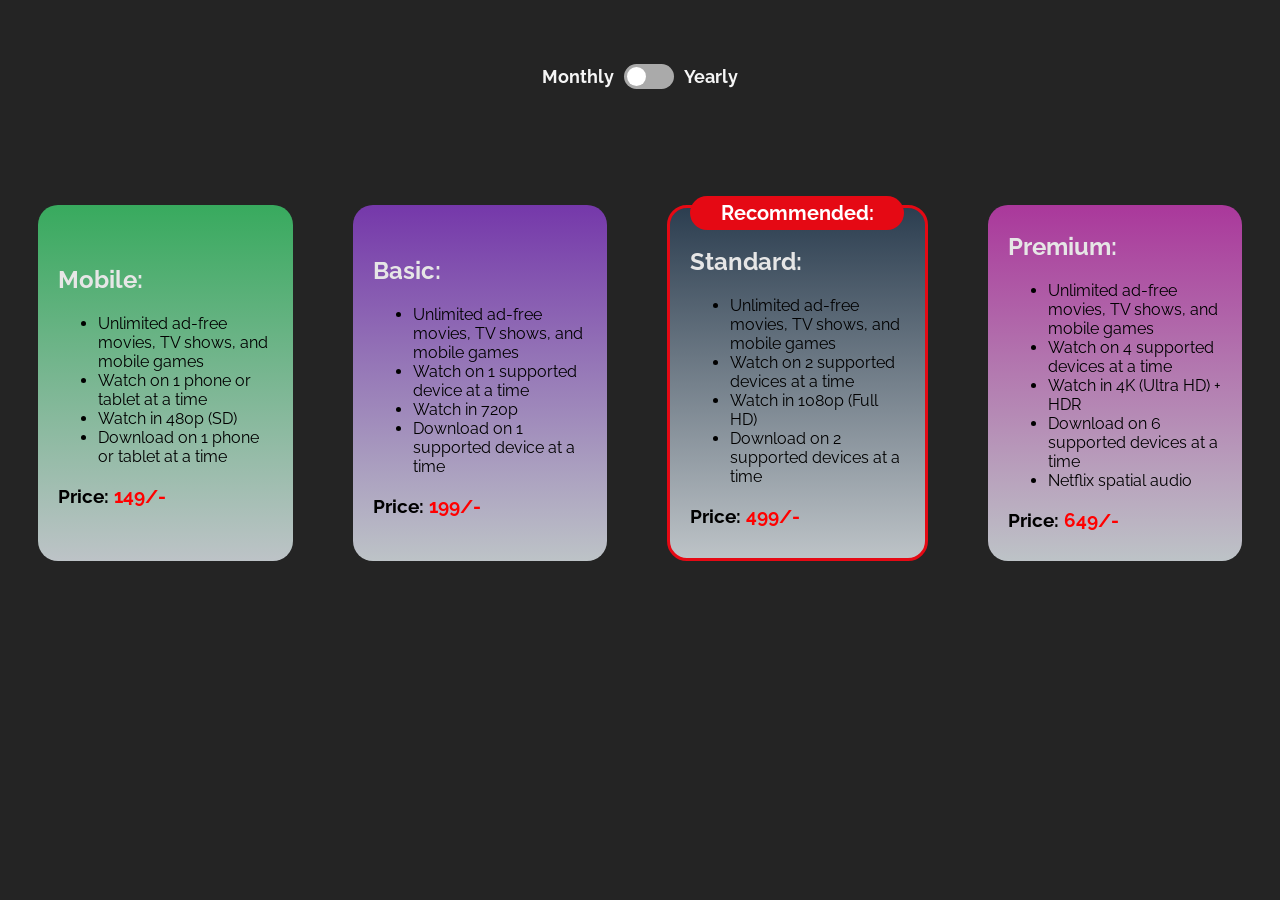
<file: pricing-plan-clone/index.html>
<!DOCTYPE html>
<html lang="en">
<head>
    <meta charset="UTF-8">
    <meta name="viewport" content="width=device-width, initial-scale=1.0">
    <title>netflix pricing plan clone! </title>
    <link rel="stylesheet" href="styles.css">
    <link rel="preconnect" href="https://fonts.googleapis.com">
    <link rel="preconnect" href="https://fonts.gstatic.com" crossorigin>
    <link href="https://fonts.googleapis.com/css2?family=Raleway:ital,wght@0,100..900;1,100..900&display=swap" rel="stylesheet">
</head>
<body>
    <div class="toggleButton">
        <p> Monthly </p>
        <label class="switch">
            <input type="checkbox" id="priceToggle">
            <span class="slider"></span>
        </label>
        <p> Yearly </p>
    </div>
    <div class="allCards">
    <div class="planCard" id="mobile">
        <h2> Mobile: </h2>
        <ul>
            <li> Unlimited ad-free movies, TV shows, and mobile games </li>
            <li> Watch on 1 phone or tablet at a time </li>
            <li> Watch in 480p (SD) </li>
            <li> Download on 1 phone or tablet at a time</li>
        </ul>
        <h3> Price:<span class="price" data-monthly="149" data-yearly="1490"> 149/- </span>  </h3>
    </div>

    <div class="planCard" id="basic">
        <h2> Basic: </h2>
        <ul>
            <li> Unlimited ad-free movies, TV shows, and mobile games </li>
            <li> Watch on 1 supported device at a time </li>
            <li> Watch in 720p </li>
            <li> Download on 1 supported device at a time</li>
        </ul>
        <h3> Price: <span class="price" data-monthly="199" data-yearly="1990"> 199/- </span> </h3>
    </div>

    <div class="planCard" id="standard">
        <div class="ribbon"> Recommended: </div>
        <h2> Standard: </h2>
        <ul>
            <li> Unlimited ad-free movies, TV shows, and mobile games </li>
            <li> Watch on 2 supported devices at a time</li>
            <li>Watch in 1080p (Full HD)</li>
            <li> Download on 2 supported devices at a time </li>
        </ul>
        <h3> Price: <span class="price" data-monthly="499" data-yearly="4990"> 499/- </span> </h3>
    </div>

    <div  class="planCard" id="premium">
        <h2> Premium: </h2>
        <ul>
            <li> Unlimited ad-free movies, TV shows, and mobile games </li>
            <li> Watch on 4 supported devices at a time </li>
            <li> Watch in 4K (Ultra HD) + HDR </li>
            <li> Download on 6 supported devices at a time </li>
            <li>Netflix spatial audio </li>
        </ul>
        <h3> Price:<span class="price" data-monthly="649" data-yearly="6490"> 649/- </span>  </h3>
    </div>
    </div>
    <script src="script.js"> </script>
</body>
</html>
</file>
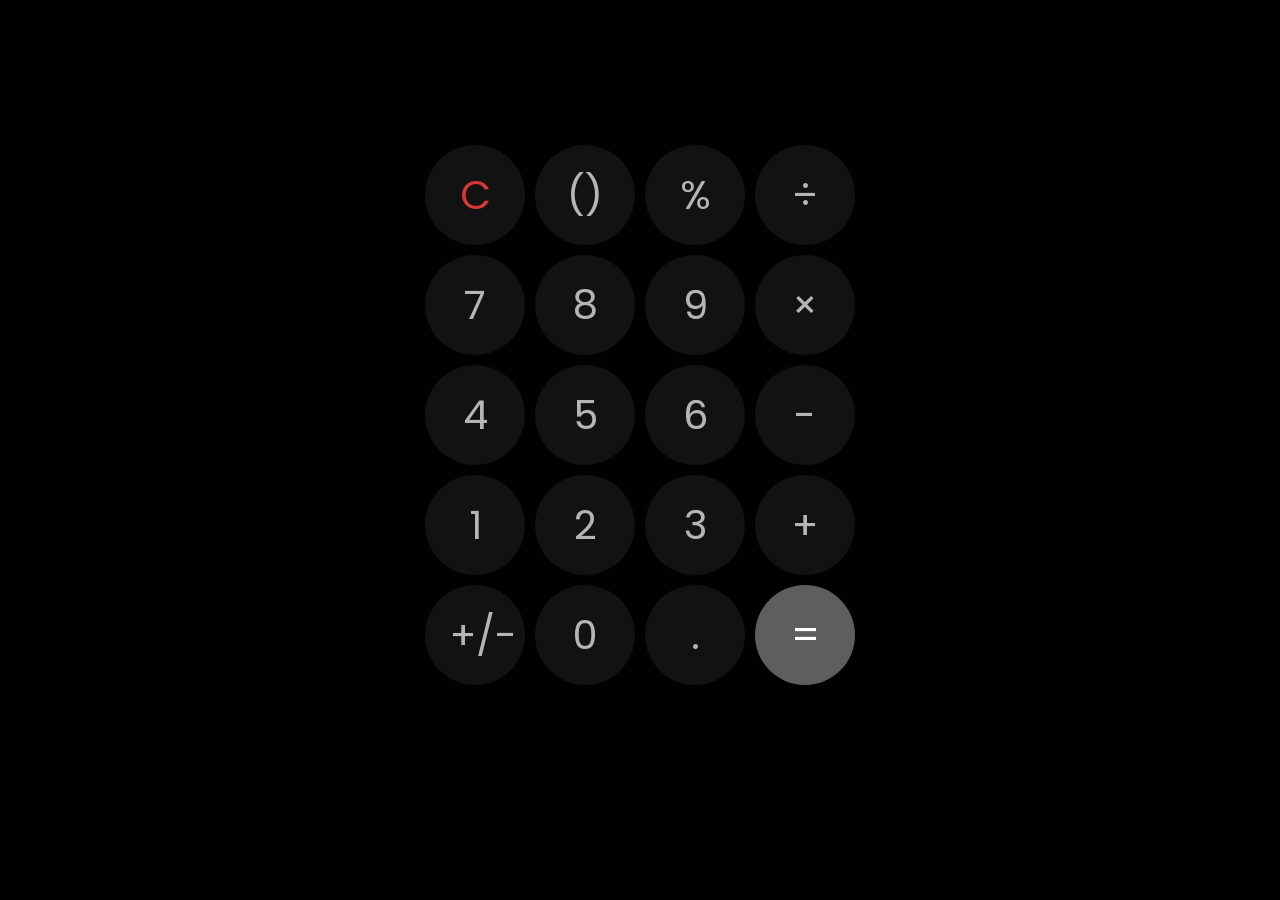
<file: samsung calculator clone/index.html>
<!DOCTYPE html>
<html lang="en">
<head>
    <meta charset="UTF-8">
    <meta name="viewport" content="width=device-width, initial-scale=1.0">
    <link rel="stylesheet" href="styles.css">
    <link rel="preconnect" href="https://fonts.googleapis.com">
    <link rel="preconnect" href="https://fonts.gstatic.com" crossorigin>
    <link href="https://fonts.googleapis.com/css2?family=Inter:ital,opsz,wght@0,14..32,100..900;1,14..32,100..900&family=Poppins:ital,wght@0,100;0,200;0,300;0,400;0,500;0,600;0,700;0,800;0,900;1,100;1,200;1,300;1,400;1,500;1,600;1,700;1,800;1,900&display=swap" rel="stylesheet">
    <title>samsung calculator!</title>
</head>
<body>
    <div class="display">
        <input type="text" readonly id="textdisplay">
    </div>
    <div class="btndisplay">
        <button class="mybuttons" onclick="appendOperation('/')"> ÷ </button>
        <button class="mybuttons" onclick="appendOperation('%')"> % </button>
        <button id="bigbtn" onclick="appendOperation('()')"> () </button>
        <button id="clearbtn" onclick="clearDisplay()"> C </button>
        <button class="mybuttons" onclick="appendOperation('*')"> × </button>
        <button class="mybuttons" onclick="appendNumber('9')"> 9 </button>
        <button class="mybuttons" onclick="appendNumber('8')"> 8 </button>
        <button class="mybuttons" onclick="appendNumber('7')"> 7 </button>
        <button class="mybuttons" onclick="appendOperation('-')"> - </button>
        <button class="mybuttons" onclick="appendNumber('6')"> 6 </button>
        <button class="mybuttons" onclick="appendNumber('5')"> 5 </button>
        <button class="mybuttons" onclick="appendNumber('4')"> 4 </button>
        <button class="mybuttons" onclick="appendOperation('+')"> + </button>
        <button class="mybuttons" onclick="appendNumber('3')"> 3 </button>
        <button class="mybuttons" onclick="appendNumber('2')"> 2 </button>
        <button class="mybuttons" onclick="appendNumber('1')"> 1 </button>
        <button id="equalbtn" onclick="calculate()"> = </button>
        <button class="mybuttons" onclick="appendNumber('.')"> . </button>
        <button class="mybuttons" onclick="appendNumber('0')"> 0 </button>
        <button id="bigbtn" onclick="appendNumber('-')"> +/- </button>
        <script src="script.js"> </script>
    </div>
</body>
</html>
</file>
<file: pricing-plan-clone/styles.css>
body{
    font-family: 'Raleway';
    display: flex;
    flex-direction: column;
    align-items: center;
    background-color: rgb(36, 36, 36);
}
.allCards{
    display: flex;
    flex-direction: row;
}
.planCard{
    color: black;
    margin-top: 100px;
    margin-bottom: 100px;
    margin-left: 30px;
    margin-right: 30px;
    padding: 10px 20px;
    cursor: pointer;
    border-radius: 20px;
}
h2{
    color: rgb(230, 230, 230);
}
span {
    color: rgb(255, 0, 0);
}
#mobile{
    padding-top: 40px;
    padding-bottom: 30px;
    background-image: linear-gradient(to bottom, #38aa5e, #bdc3c7);
}
#basic{
    padding-top: 31px;
    padding-bottom: 20px ;
    background-image: linear-gradient(to bottom, #7538aa, #bdc3c7);

}
#standard{
    padding-top: 19px;
    padding-bottom: 13px;
    background-image: linear-gradient(to bottom, #2c3e50, #bdc3c7);
    border: 3px solid #e50914;
    position: relative; /*needed for the recommended ribbon*/
    z-index: 2;
}
#premium{
    padding-top: 7px;
    padding-bottom: 6px;
    background-image: linear-gradient(to bottom, #aa389b, #bdc3c7);

}
.ribbon{
    font-size: 20px;
    position: absolute;
    top: -12px;
    font-weight: bold;
    color: white;
    background-color: #e50914;
    width: 200px;
    padding: 5px 7px;
    border-radius: 20px;
    text-align: center;
}
.toggleButton{
    margin-top: 40px;
    display: flex;
    flex-direction: row;
    align-items: center;
    color: whitesmoke;
    font-weight: bold;
    font-size: 18px;
    justify-content: center;
}
.switch{
    position: relative;
    display: inline-block;
    width: 50px;
    height: 25px;
    margin: 0 10px;
}
.switch input {
    display: none;
}
.slider {
    position: absolute;
    cursor: pointer;
    top: 0; left: 0; right: 0; bottom: 0;
    background-color: #aaa;
    transition: 0.4s;
    border-radius: 25px;
}
.slider:before {
    position: absolute;
    content: "";
    height: 19px;
    width: 19px;
    left: 3px;
    bottom: 3px;
    background-color: white;
    transition: 0.4s;
    border-radius: 50%;
}
input:checked + .slider {
  background-color: #e50914;
}

input:checked + .slider:before {
  transform: translateX(24px);
}
.planCard:hover{
    box-shadow: 0px 0px 30px #ffffff98;
}
#standard:hover{
    transform: scale(1.03); /*makes the card pop out more*/
}
</file>
<file: samsung calculator clone/styles.css>
body{
    display: flex;
    align-items: center;
    flex-direction: column;
    font-family: 'Poppins', sans-serif;
    background-color: #010101;

}
.display, .btndisplay{
    background-color: #010101;
    padding: 10px 15px;
    max-width: 500px;
    border-radius: 10px;
    /*align-items: center;*/
}
.btndisplay{
    display: flex;
    flex-wrap: wrap;
    flex-direction: row-reverse;
    justify-content: center;

    /*max-height: 1000px;*/
}
#textdisplay{
    width: 500px;
    height: 80px;
    margin-bottom: 10px;
    margin-top: 10px;
    background-color: #010101;
    border: none;
    color: #B5B5B5;
    font-size: 40px;
    font-family: 'Poppins', sans-serif;
    text-align: right;
}
#bigbtn{
    border-radius: 60%;
    padding: 20px 30px;
}

.mybuttons, #bigbtn, #clearbtn, #equalbtn{
    font-size: 40px;
    font-family: 'Poppins', sans-serif;
    width: 100px;
    height: 100px;
    margin:5px;
    aspect-ratio: 1 / 1;
    border-radius: 50%;
    padding: 15px 25px;
    color: #B5B5B5;
    border: none;
    background-color: #121212;
    cursor: pointer;
    flex: 0 0 20%;
}
#clearbtn{
    color: #D93636;
}
#equalbtn{
    background-color: #5E5E5E;
    color: #ffffff;
}
.mybuttons:hover, #clearbtn:hover, #bigbtn:hover {
    background-color: #2f2f2f;
}
.mybuttons:hover, #clearbtn:hover, #bigbtn:hover {
    background-color: #2f2f2f;
}
#equalbtn:hover{
    background-color: #777676;
}
#equalbtn:active{
    background-color: #777676;
}
</file>
